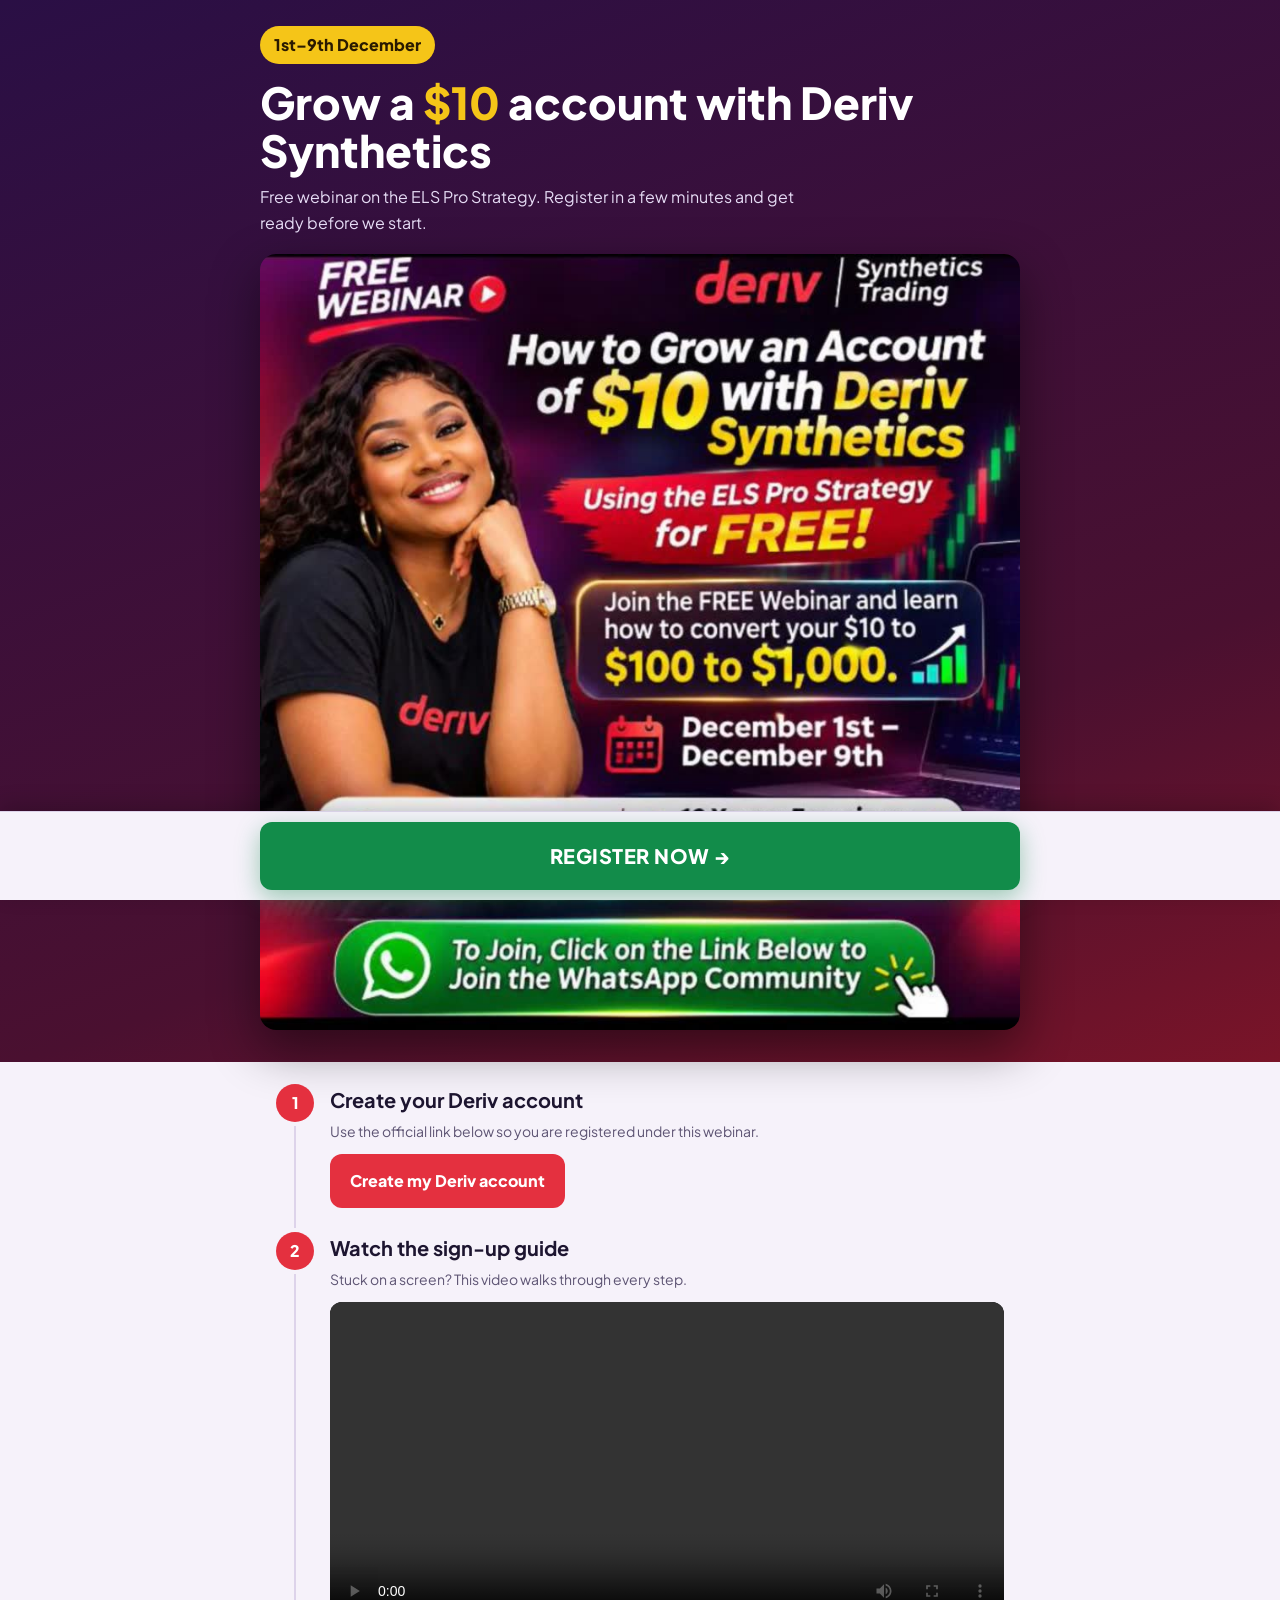
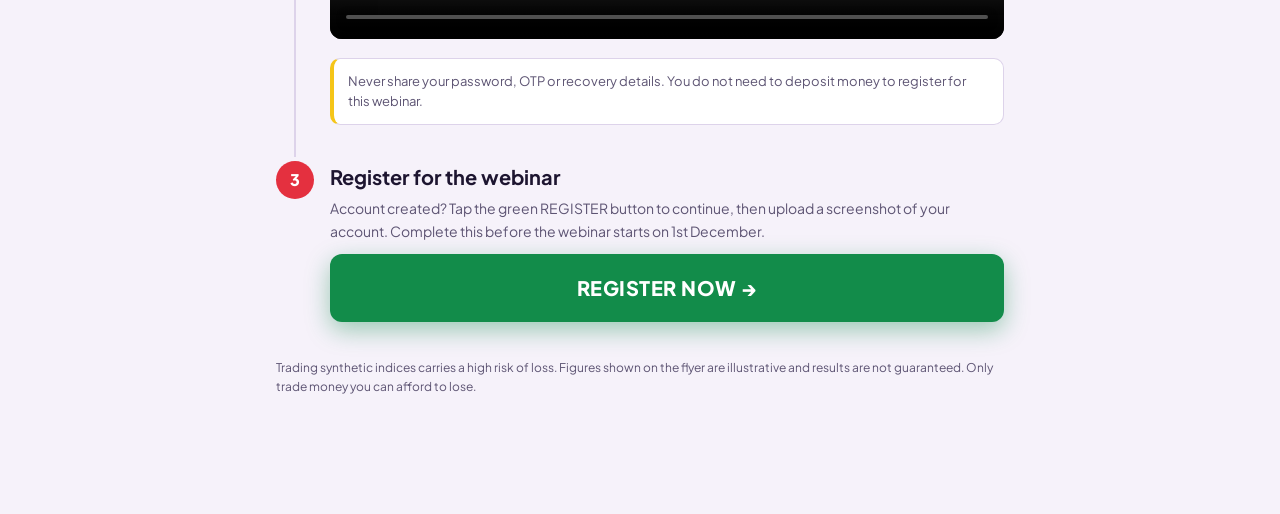
<file: index.html>
<!doctype html><html lang="en"><head><meta charset="utf-8"><meta name="viewport" content="width=device-width, initial-scale=1, viewport-fit=cover"><link rel="stylesheet" href="https://fonts.googleapis.com/css2?family=Plus+Jakarta+Sans:wght@400;600;800&display=swap"><link rel="stylesheet" href="style.css"><title>Free Synthetics Webinar | Registration</title></head><body>
<header class="hero"><div class="in"><span class="date">1st–9th December</span>
<h1>Grow a <em>$10</em> account with Deriv Synthetics</h1>
<p>Free webinar on the ELS Pro Strategy. Register in a few minutes and get ready before we start.</p>
<img class="flyer" src="flyer.jpg" alt="Official flyer: Free webinar, How to Grow an Account of $10 with Deriv Synthetics, December 1st to 9th"></div></header>
<main><ol class="steps">
<li><h2>Create your Deriv account</h2><p class="sub">Use the official link below so you are registered under this webinar.</p><a class="btn" href="https://t.deriv.link?t=LGVWKPBXFGAL" target="_blank" rel="noopener">Create my Deriv account</a></li>
<li><h2>Watch the sign-up guide</h2><p class="sub">Stuck on a screen? This video walks through every step.</p><video controls playsinline preload="metadata" src="video.mp4"></video>
<div class="note">Never share your password, OTP or recovery details. You do not need to deposit money to register for this webinar.</div></li>
<li><h2>Register for the webinar</h2><p class="sub">Account created? Tap the green REGISTER button to continue, then upload a screenshot of your account. Complete this before the webinar starts on 1st December.</p><a class="btn reg" href="register.html">REGISTER NOW &rarr;</a></li>
</ol></main><div class="sticky"><a class="btn reg" href="register.html">REGISTER NOW &rarr;</a></div><footer>Trading synthetic indices carries a high risk of loss. Figures shown on the flyer are illustrative and results are not guaranteed. Only trade money you can afford to lose.</footer></body></html>
</file>
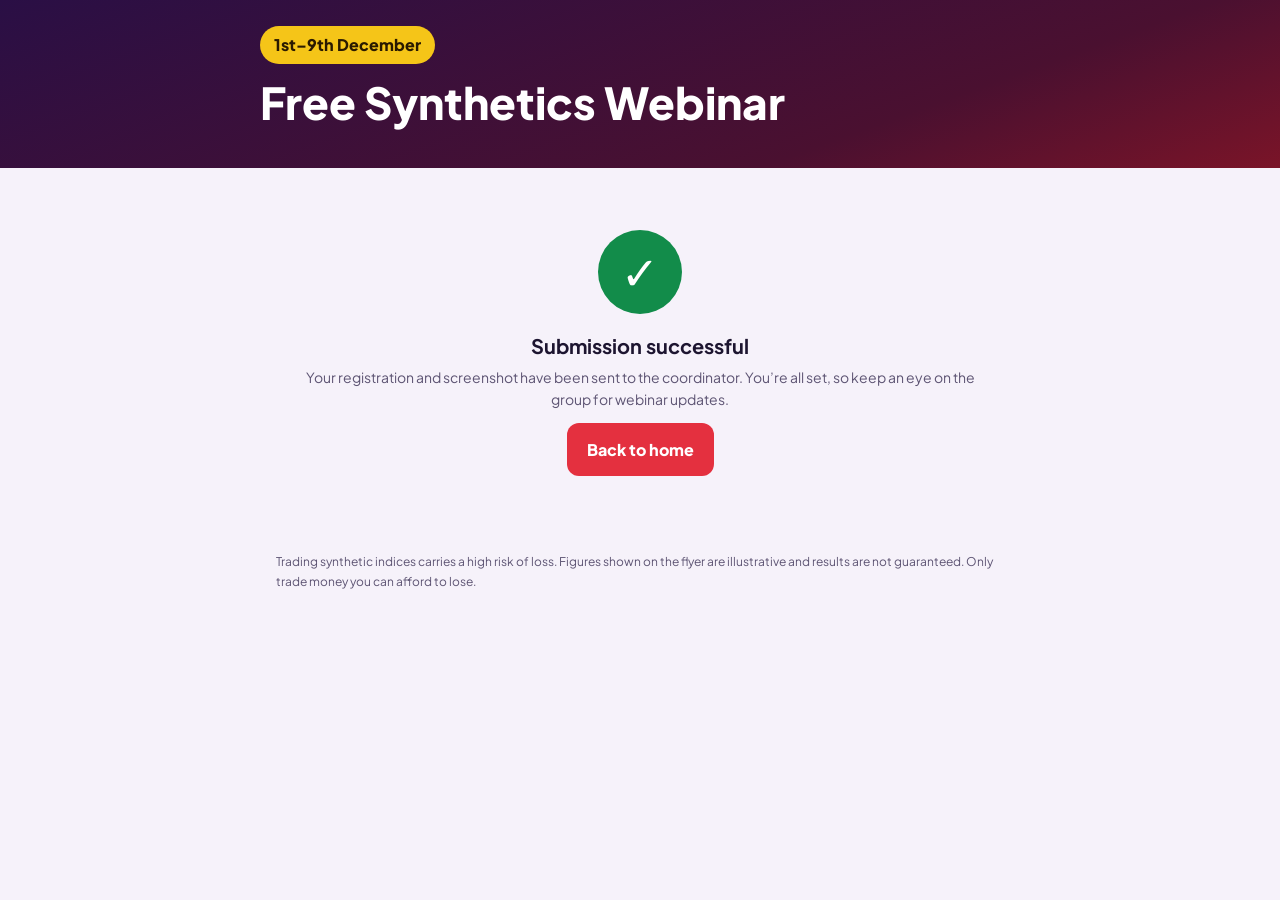
<file: approved.html>
<!doctype html><html lang="en"><head><meta charset="utf-8"><meta name="viewport" content="width=device-width, initial-scale=1, viewport-fit=cover"><link rel="stylesheet" href="https://fonts.googleapis.com/css2?family=Plus+Jakarta+Sans:wght@400;600;800&display=swap"><link rel="stylesheet" href="style.css"><title>Submission successful</title></head><body>
<header class="hero"><div class="in"><span class="date">1st–9th December</span><h1>Free Synthetics Webinar</h1></div></header>
<main><div class="ok"><div class="tick" aria-hidden="true">✓</div><h2>Submission successful</h2>
<p class="sub">Your registration and screenshot have been sent to the coordinator. You’re all set, so keep an eye on the group for webinar updates.</p>
<a class="btn" href="index.html">Back to home</a></div></main><footer>Trading synthetic indices carries a high risk of loss. Figures shown on the flyer are illustrative and results are not guaranteed. Only trade money you can afford to lose.</footer></body></html>
</file>
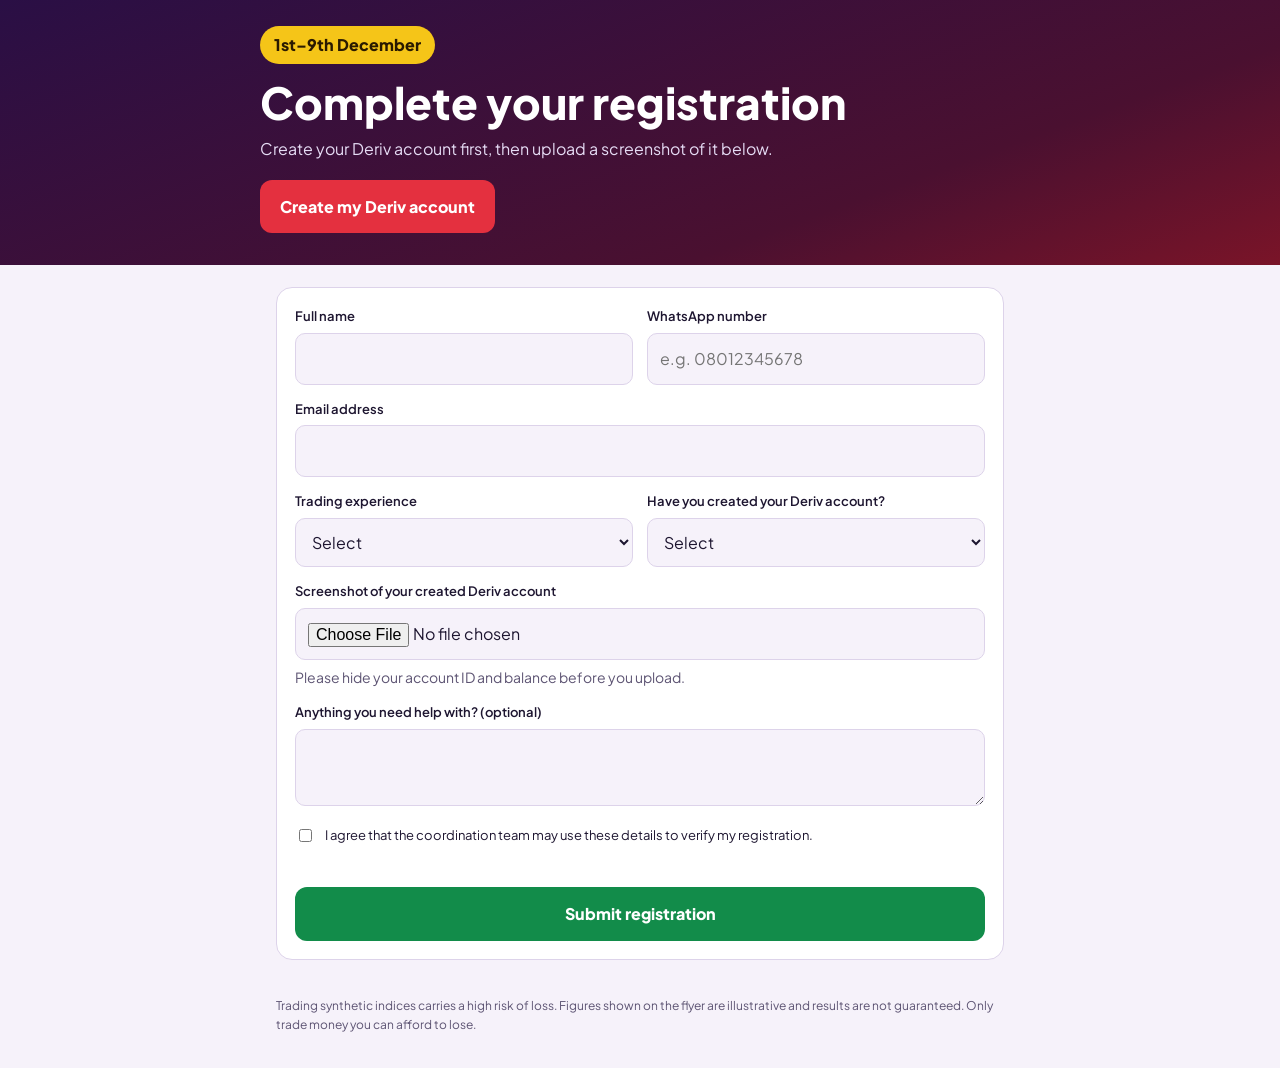
<file: register.html>
<!doctype html><html lang="en"><head><meta charset="utf-8"><meta name="viewport" content="width=device-width, initial-scale=1, viewport-fit=cover"><link rel="stylesheet" href="https://fonts.googleapis.com/css2?family=Plus+Jakarta+Sans:wght@400;600;800&display=swap"><link rel="stylesheet" href="style.css"><title>Register | Free Synthetics Webinar</title></head><body>
<header class="hero"><div class="in"><span class="date">1st–9th December</span><h1>Complete your registration</h1><p>Create your Deriv account first, then upload a screenshot of it below.</p>
<a class="btn" href="https://t.deriv.link?t=LGVWKPBXFGAL" target="_blank" rel="noopener">Create my Deriv account</a></div></header>
<main><form id="f" name="registration" method="POST" action="approved.html" enctype="multipart/form-data" data-netlify="true" netlify-honeypot="website" novalidate><input type="hidden" name="form-name" value="registration"><div class="g">
<div><label for="name">Full name</label><input id="name" name="name" required autocomplete="name"></div>
<div><label for="phone">WhatsApp number</label><input id="phone" name="phone" type="tel" required autocomplete="tel" placeholder="e.g. 08012345678"></div>
<div class="full"><label for="email">Email address</label><input id="email" name="email" type="email" required autocomplete="email"></div>
<div><label for="exp">Trading experience</label><select id="exp" name="exp" required><option value="">Select</option><option>Beginner (never traded)</option><option>Some experience</option><option>Experienced trader</option></select></div>
<div><label for="acc">Have you created your Deriv account?</label><select id="acc" name="acc" required><option value="">Select</option><option>Yes, my account is created</option><option>No, not yet</option></select></div>
<div class="full"><label for="shot">Screenshot of your created Deriv account</label><input id="shot" name="shot" type="file" accept="image/*" required><img id="prev" alt="Screenshot preview"><p class="sub" style="margin:6px 0 0">Please hide your account ID and balance before you upload.</p></div>
<div class="full"><label for="help">Anything you need help with? (optional)</label><textarea id="help" name="help" rows="2" maxlength="300"></textarea></div>
<input class="hp" id="website" name="website" tabindex="-1" autocomplete="off" aria-hidden="true">
</div>
<label class="chk"><input id="ok" name="consent" type="checkbox" required><span>I agree that the coordination team may use these details to verify my registration.</span></label>
<p id="msg" role="alert"></p><button class="go" id="btn" type="submit">Submit registration</button></form></main><footer>Trading synthetic indices carries a high risk of loss. Figures shown on the flyer are illustrative and results are not guaranteed. Only trade money you can afford to lose.</footer>
<script>
var f=document.getElementById("f"),msg=document.getElementById("msg"),btn=document.getElementById("btn"),shot=document.getElementById("shot"),prev=document.getElementById("prev");
shot.addEventListener("change",function(){var x=shot.files[0];if(x){prev.src=URL.createObjectURL(x);prev.style.display="block"}});
function shrink(file){return new Promise(function(res,rej){var i=new Image();i.onload=function(){var s=Math.min(1,1280/Math.max(i.width,i.height)),c=document.createElement("canvas");c.width=Math.round(i.width*s);c.height=Math.round(i.height*s);c.getContext("2d").drawImage(i,0,0,c.width,c.height);c.toBlob(function(b){b?res(b):rej()},"image/jpeg",.8)};i.onerror=rej;i.src=URL.createObjectURL(file)})}
f.addEventListener("submit",async function(e){e.preventDefault();msg.textContent="";
if(!f.reportValidity())return;
if(document.getElementById("acc").value!=="Yes, my account is created"){msg.textContent="Please create your Deriv account first, then come back and submit.";return}
btn.disabled=true;btn.textContent="Submitting…";
try{var fd=new FormData(f);var img=await shrink(shot.files[0]);fd.set("shot",img,"screenshot.jpg");
var r=await fetch("/",{method:"POST",body:fd});
if(!r.ok)throw new Error("Error "+r.status);location.href="approved.html"}
catch(x){msg.textContent="Sorry, something went wrong ("+(x&&x.message?x.message:"no connection")+"). Please try again. [v3]";btn.disabled=false;btn.textContent="Submit registration"}});
</script></body></html>
</file>
<file: style.css>
:root{--bg:#f6f2fa;--card:#fff;--text:#1d1530;--muted:#5d5473;--line:#ddd3ea;--red:#e4303f;--gold:#f5c518;--green:#128c4a;box-sizing:border-box;padding-top:env(safe-area-inset-top,0px);padding-bottom:env(safe-area-inset-bottom,0px)}
@media (prefers-color-scheme:dark){:root:not([data-theme="light"]){--bg:#120a1f;--card:#1c1230;--text:#f3eefc;--muted:#b7aad0;--line:#3a2a58}}
:root[data-theme="dark"]{--bg:#120a1f;--card:#1c1230;--text:#f3eefc;--muted:#b7aad0;--line:#3a2a58}
*{box-sizing:border-box}
body{margin:0;background:var(--bg);color:var(--text);font-family:"Plus Jakarta Sans",system-ui,-apple-system,Segoe UI,Arial,sans-serif;line-height:1.6}
.hero{background:linear-gradient(160deg,#2a0f45,#4a1030 70%,#7a1428);color:#fff;padding:26px 18px 32px}
.in{max-width:760px;margin:auto}
.hero h1{font-size:clamp(28px,7vw,44px);line-height:1.1;margin:0 0 10px;font-weight:800}
.hero h1 em{font-style:normal;color:var(--gold)}
.hero p{margin:0 0 18px;color:#e6dcf5;max-width:560px}
.flyer{display:block;width:100%;border-radius:16px;box-shadow:0 18px 50px #0007}
.date{display:inline-block;background:var(--gold);color:#2a1a00;font-weight:800;padding:6px 14px;border-radius:999px;margin-bottom:14px}
main{max-width:760px;margin:auto;padding:22px 16px 36px}
.steps{list-style:none;margin:0;padding:0;counter-reset:s}
.steps>li{counter-increment:s;position:relative;padding:0 0 24px 54px}
.steps>li::before{content:counter(s);position:absolute;left:0;top:0;width:38px;height:38px;border-radius:50%;background:var(--red);color:#fff;font-weight:800;display:grid;place-items:center}
.steps>li::after{content:"";position:absolute;left:18px;top:42px;bottom:4px;width:2px;background:var(--line)}
.steps>li:last-child{padding-bottom:0}.steps>li:last-child::after{display:none}
h2{font-size:20px;margin:0 0 4px}.sub{color:var(--muted);font-size:14px;margin:0 0 12px}
.btn,button{display:inline-block;text-decoration:none;font:inherit;font-weight:800;padding:14px 20px;border-radius:12px;border:0;background:var(--red);color:#fff;text-align:center;cursor:pointer}
button.go{width:100%;background:var(--green);margin-top:16px}button:disabled{opacity:.6;cursor:wait}
video{width:100%;border-radius:12px;background:#000;max-height:520px}
.note{background:var(--card);border:1px solid var(--line);border-left:4px solid var(--gold);border-radius:10px;padding:12px 14px;font-size:13px;color:var(--muted);margin:12px 0}
form{background:var(--card);border:1px solid var(--line);border-radius:16px;padding:18px}
.g{display:grid;grid-template-columns:1fr 1fr;gap:14px}.full{grid-column:1/-1}
label{display:block;font-size:13px;font-weight:600;margin:0 0 6px}
input,select,textarea{width:100%;padding:12px;border-radius:10px;border:1px solid var(--line);background:var(--bg);color:var(--text);font:inherit;font-size:16px}
:focus-visible{outline:3px solid var(--gold);outline-offset:2px}
.chk{display:flex;gap:10px;align-items:flex-start;font-weight:400;font-size:13px;margin-top:12px}.chk input{width:auto;margin-top:4px}
#prev{display:none;max-width:160px;border-radius:10px;margin-top:10px;border:1px solid var(--line)}
#msg{color:#c0202e;font-weight:600;font-size:14px;margin:12px 0 0;min-height:1em}
.hp{position:absolute;left:-9999px}
.ok{text-align:center;padding:40px 10px}.tick{width:84px;height:84px;border-radius:50%;background:var(--green);color:#fff;font-size:46px;display:grid;place-items:center;margin:0 auto 16px}
footer{max-width:760px;margin:auto;padding:0 16px 34px;font-size:12px;color:var(--muted)}
@media(max-width:600px){.g{grid-template-columns:1fr}.full{grid-column:auto}}
.btn.reg{display:block;width:100%;background:var(--green);font-size:20px;padding:18px 20px;letter-spacing:.5px;box-shadow:0 8px 24px #128c4a66;animation:pulse 1.6s infinite}
@keyframes pulse{0%,100%{transform:scale(1)}50%{transform:scale(1.04)}}
@media(prefers-reduced-motion:reduce){.btn.reg{animation:none}}
.steps .btn.reg{margin-top:6px}
.sticky{position:fixed;left:0;right:0;bottom:0;padding:10px 16px calc(10px + env(safe-area-inset-bottom,0px));background:var(--bg);border-top:1px solid var(--line);box-shadow:0 -6px 20px #0003;z-index:10}
.sticky .btn.reg{max-width:760px;margin:auto}
body:has(.sticky){padding-bottom:84px}
</file>
